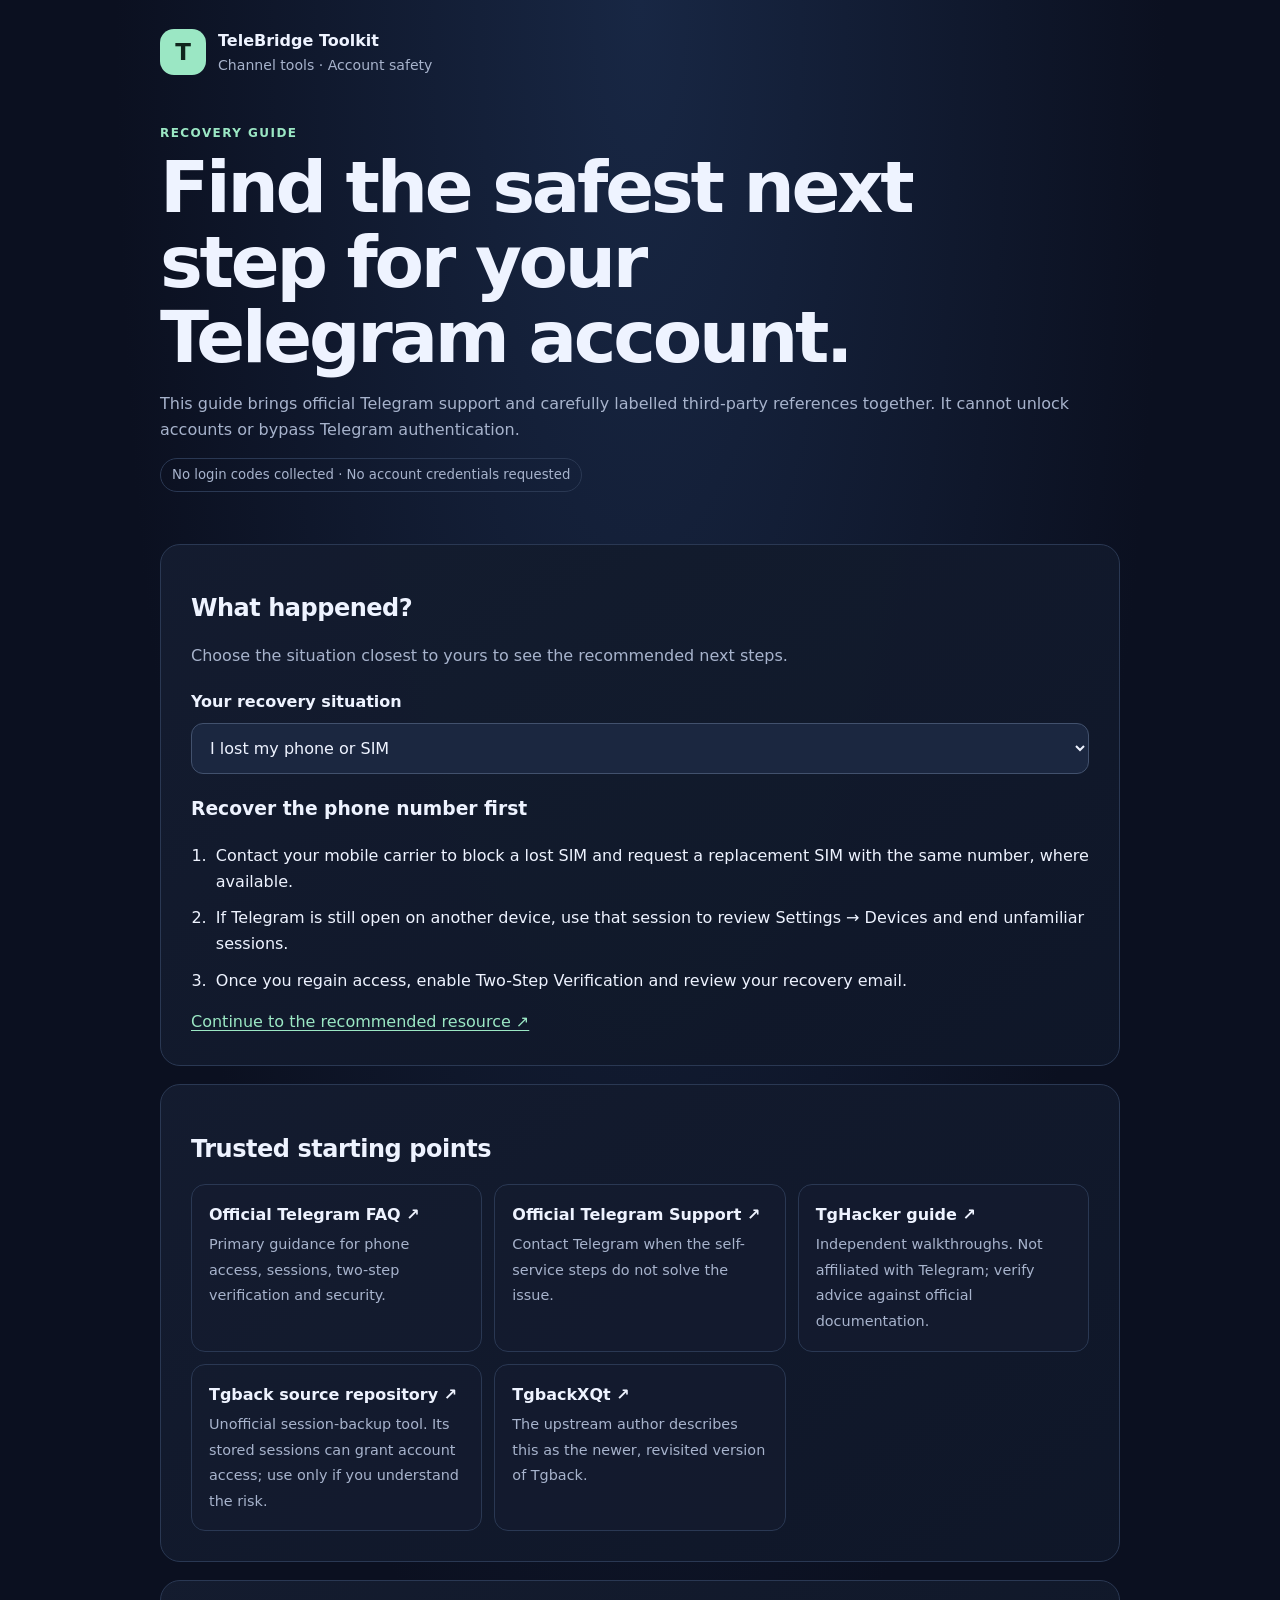
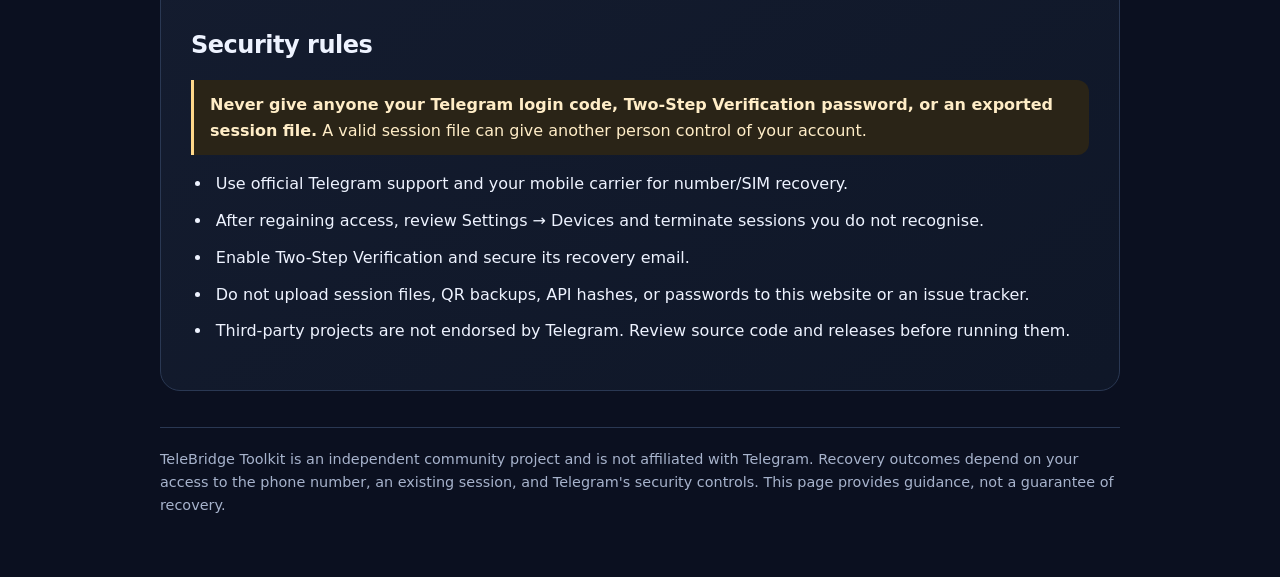
<file: recovery/index.html>
<!doctype html>
<html lang="en">
<head>
<meta charset="utf-8"><meta name="viewport" content="width=device-width, initial-scale=1"><meta name="theme-color" content="#111827">
<meta name="description" content="A safety-first guide to legitimate Telegram account recovery, account security, and session backup resources.">
<title>TeleBridge Toolkit — Account Recovery</title>
<style>
:root{color-scheme:dark;--bg:#0b1020;--panel:#141c2f;--panel2:#1b2740;--text:#eef3ff;--muted:#a7b3cc;--accent:#9be7c4;--line:#2a3853;--warn:#ffd88a}
*{box-sizing:border-box}body{margin:0;background:radial-gradient(ellipse at top,#182744 0,#0b1020 58%);color:var(--text);font:16px/1.6 system-ui,-apple-system,Segoe UI,sans-serif}
a{color:var(--accent);text-underline-offset:3px}a:focus,button:focus,select:focus{outline:3px solid var(--accent);outline-offset:3px}
.wrap{width:min(960px,100% - 32px);margin:auto;padding:28px 0 60px}.top{display:flex;align-items:center;gap:12px;margin-bottom:48px}.mark{width:46px;height:46px;border-radius:14px;display:grid;place-items:center;background:var(--accent);color:#10251d;font-weight:900;font-size:23px}.eyebrow{color:var(--accent);font-weight:750;text-transform:uppercase;letter-spacing:.12em;font-size:.75rem}
h1{font-size:clamp(2.2rem,7vw,4.5rem);line-height:1.04;letter-spacing:-.045em;margin:.45rem 0 1rem;max-width:800px}h2{line-height:1.2;letter-spacing:-.02em}p{color:var(--muted)}.hero{padding-bottom:34px}.pill{display:inline-flex;border:1px solid var(--line);border-radius:99px;padding:5px 11px;color:var(--muted);font-size:.83rem}
.panel{background:linear-gradient(145deg,rgba(20,28,47,.98),rgba(15,23,40,.98));border:1px solid var(--line);border-radius:20px;padding:clamp(18px,4vw,30px);margin:18px 0}.field{display:grid;gap:9px;margin:20px 0}label{font-weight:700}select{width:100%;background:var(--panel2);color:var(--text);border:1px solid #42516d;border-radius:12px;padding:14px;font:inherit}.steps{padding-left:1.3rem}.steps li{margin:.7rem 0;padding-left:.25rem}.resource-grid{display:grid;grid-template-columns:repeat(auto-fit,minmax(220px,1fr));gap:12px}.resource{display:block;padding:17px;border:1px solid var(--line);border-radius:14px;background:rgba(20,28,47,.7);text-decoration:none}.resource strong{display:block;color:var(--text);margin-bottom:4px}.resource span{color:var(--muted);font-size:.9rem}.warning{border-left:3px solid var(--warn);padding:12px 16px;background:#2a2417;border-radius:0 12px 12px 0;color:#ffedc7}.small{font-size:.88rem}.footer{border-top:1px solid var(--line);margin-top:36px;padding-top:20px;color:var(--muted);font-size:.9rem}
@media(max-width:540px){.top{margin-bottom:32px}.wrap{width:min(100% - 22px,960px)}}
</style></head>
<body><main class="wrap">
<header class="top"><div class="mark" aria-hidden="true">T</div><div><strong>TeleBridge Toolkit</strong><div class="small" style="color:var(--muted)">Channel tools · Account safety</div></div></header>
<section class="hero"><div class="eyebrow">Recovery guide</div><h1>Find the safest next step for your Telegram account.</h1><p>This guide brings official Telegram support and carefully labelled third-party references together. It cannot unlock accounts or bypass Telegram authentication.</p><span class="pill">No login codes collected · No account credentials requested</span></section>
<section class="panel" aria-labelledby="choose-title"><h2 id="choose-title">What happened?</h2><p>Choose the situation closest to yours to see the recommended next steps.</p>
<div class="field"><label for="scenario">Your recovery situation</label><select id="scenario"><option value="number">I lost my phone or SIM</option><option value="hacked">I think someone accessed my account</option><option value="twofa">I forgot my Two-Step Verification password</option><option value="loggedout">I am logged out of every device</option><option value="restricted">My account is limited or restricted</option><option value="backup">I want to back up or restore a session</option></select></div><div id="advice" aria-live="polite"></div></section>
<section class="panel"><h2>Trusted starting points</h2><div class="resource-grid">
<a class="resource" href="https://telegram.org/faq" target="_blank" rel="noopener noreferrer"><strong>Official Telegram FAQ ↗</strong><span>Primary guidance for phone access, sessions, two-step verification and security.</span></a>
<a class="resource" href="https://telegram.org/support" target="_blank" rel="noopener noreferrer"><strong>Official Telegram Support ↗</strong><span>Contact Telegram when the self-service steps do not solve the issue.</span></a>
<a class="resource" href="https://tghacker.com/en" target="_blank" rel="noopener noreferrer"><strong>TgHacker guide ↗</strong><span>Independent walkthroughs. Not affiliated with Telegram; verify advice against official documentation.</span></a>
<a class="resource" href="https://github.com/NotStatilko/tgback" target="_blank" rel="noopener noreferrer"><strong>Tgback source repository ↗</strong><span>Unofficial session-backup tool. Its stored sessions can grant account access; use only if you understand the risk.</span></a>
<a class="resource" href="https://github.com/NotStatilko/tgback-x-qt" target="_blank" rel="noopener noreferrer"><strong>TgbackXQt ↗</strong><span>The upstream author describes this as the newer, revisited version of Tgback.</span></a>
</div></section>
<section class="panel"><h2>Security rules</h2><div class="warning"><strong>Never give anyone your Telegram login code, Two-Step Verification password, or an exported session file.</strong> A valid session file can give another person control of your account.</div><ul class="steps"><li>Use official Telegram support and your mobile carrier for number/SIM recovery.</li><li>After regaining access, review Settings → Devices and terminate sessions you do not recognise.</li><li>Enable Two-Step Verification and secure its recovery email.</li><li>Do not upload session files, QR backups, API hashes, or passwords to this website or an issue tracker.</li><li>Third-party projects are not endorsed by Telegram. Review source code and releases before running them.</li></ul></section>
<footer class="footer">TeleBridge Toolkit is an independent community project and is not affiliated with Telegram. Recovery outcomes depend on your access to the phone number, an existing session, and Telegram's security controls. This page provides guidance, not a guarantee of recovery.</footer>
</main>
<script>
const content={
number:{title:"Recover the phone number first",steps:["Contact your mobile carrier to block a lost SIM and request a replacement SIM with the same number, where available.","If Telegram is still open on another device, use that session to review Settings → Devices and end unfamiliar sessions.","Once you regain access, enable Two-Step Verification and review your recovery email."],link:"https://telegram.org/faq"},
hacked:{title:"Secure access and end unknown sessions",steps:["If you still have a trusted Telegram session, open Settings → Devices and terminate sessions you do not recognise.","Contact your mobile carrier if your SIM or number may have been taken over.","Enable Two-Step Verification, secure the recovery email, and contact official support if you are locked out."],link:"https://telegram.org/faq"},
twofa:{title:"Use Telegram's supported password recovery",steps:["Follow the in-app recovery flow and use the recovery email you previously configured, if available.","Do not trust anyone claiming they can bypass Two-Step Verification for a fee.","If the recovery option is unavailable, consult the official FAQ and support."],link:"https://telegram.org/faq"},
loggedout:{title:"Check your number and other active devices",steps:["If you have another logged-in device, use it to check account settings and active sessions.","If you lost the SIM, contact your carrier to recover the same number before trying again.","If neither a phone number nor an active session is accessible, recovery may be limited; ask official support about your options."],link:"https://telegram.org/support"},
restricted:{title:"Use the official appeal path",steps:["Read the restriction notice in Telegram carefully.","For spam-related restrictions, follow the in-app instructions and consult the official SpamBot account: @SpamBot.","Do not pay third parties promising guaranteed account unbans."],link:"https://telegram.org/faq"},
backup:{title:"Understand the risk before backing up a session",steps:["Tgback is an unofficial, legacy console utility; its upstream repository points users to TgbackXQt as the revisited version.","A session backup is highly sensitive: anyone who obtains a usable session may gain access to the account. Never share it or upload it to cloud services you do not control.","This toolkit links to upstream projects but does not run them, import their code, collect credentials, or handle session files."],link:"https://github.com/NotStatilko/tgback-x-qt"}
};
const select=document.getElementById("scenario"),advice=document.getElementById("advice");
function render(){const item=content[select.value];advice.replaceChildren();const title=document.createElement("h3");title.textContent=item.title;advice.append(title);const list=document.createElement("ol");list.className="steps";for(const step of item.steps){const li=document.createElement("li");li.textContent=step;list.append(li)}advice.append(list);const link=document.createElement("a");link.href=item.link;link.target="_blank";link.rel="noopener noreferrer";link.textContent="Continue to the recommended resource ↗";advice.append(link)}
select.addEventListener("change",render);render();
</script></body></html>
</file>
